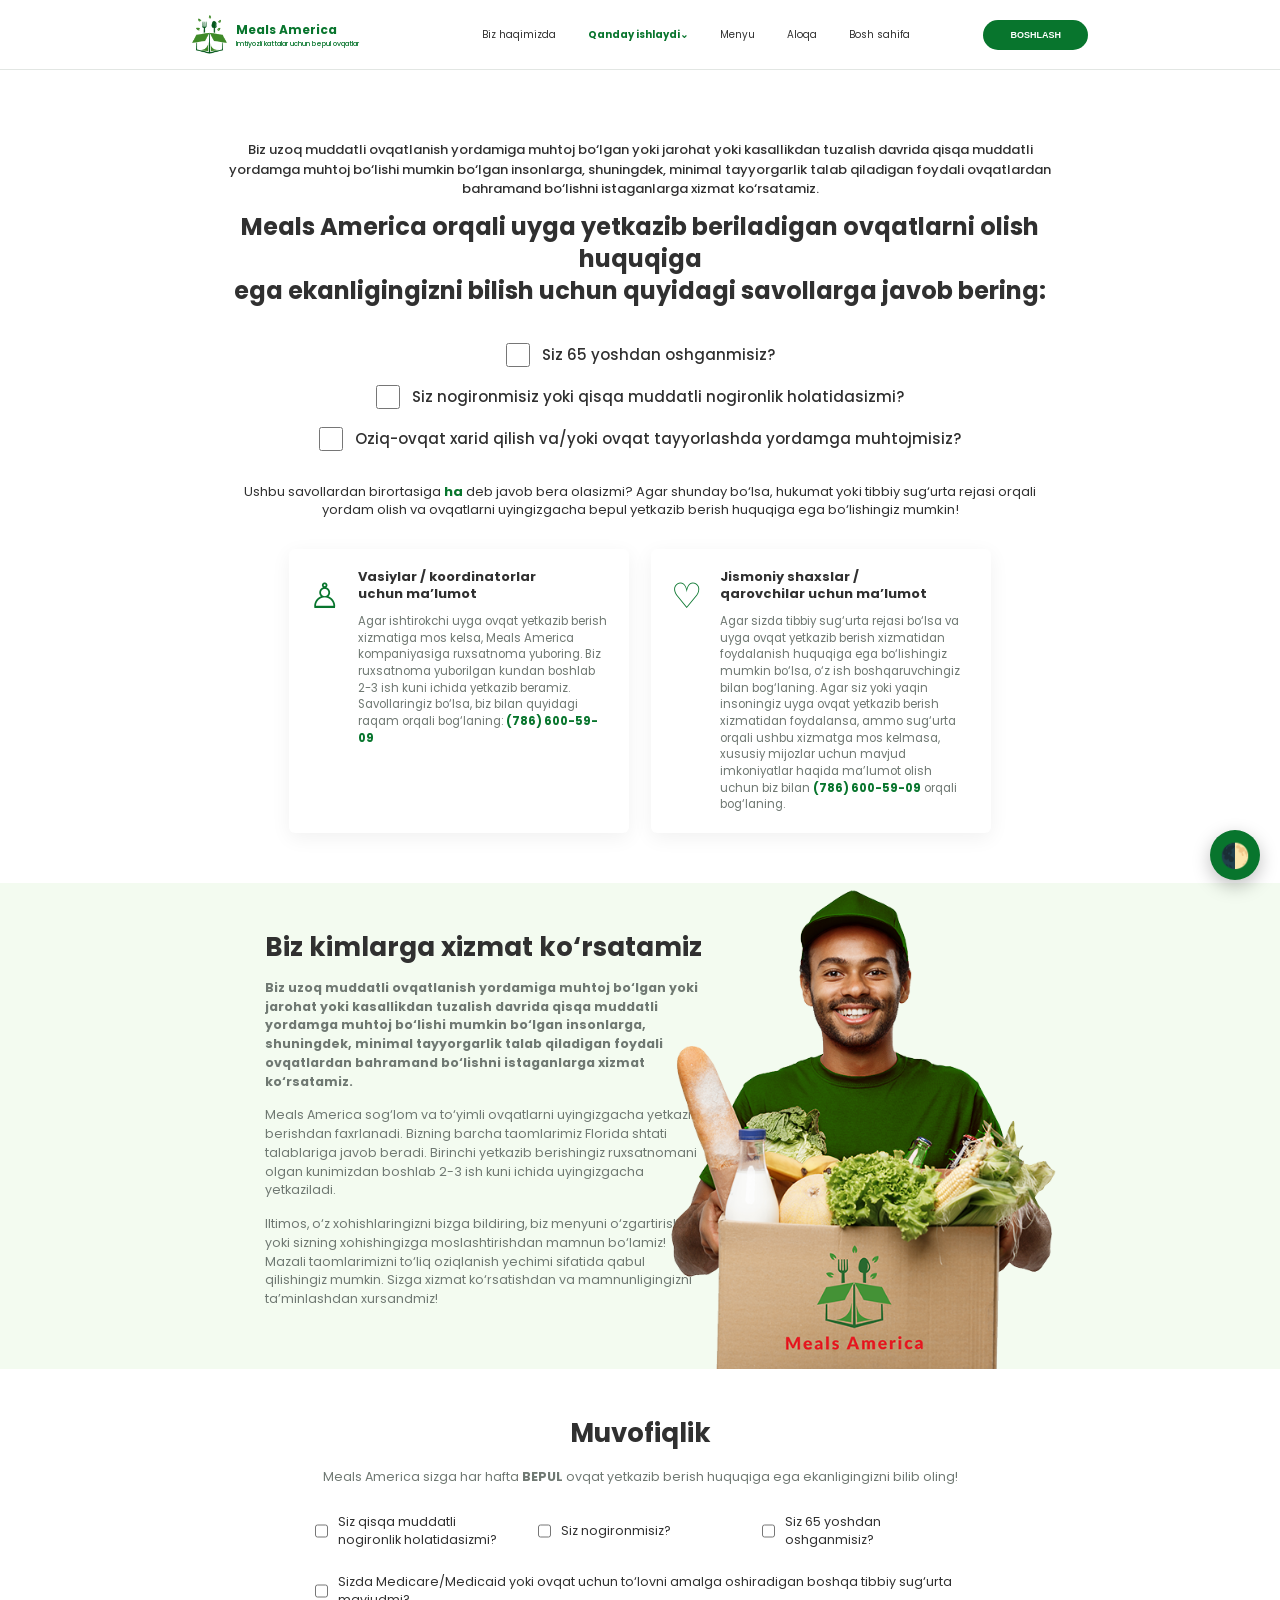
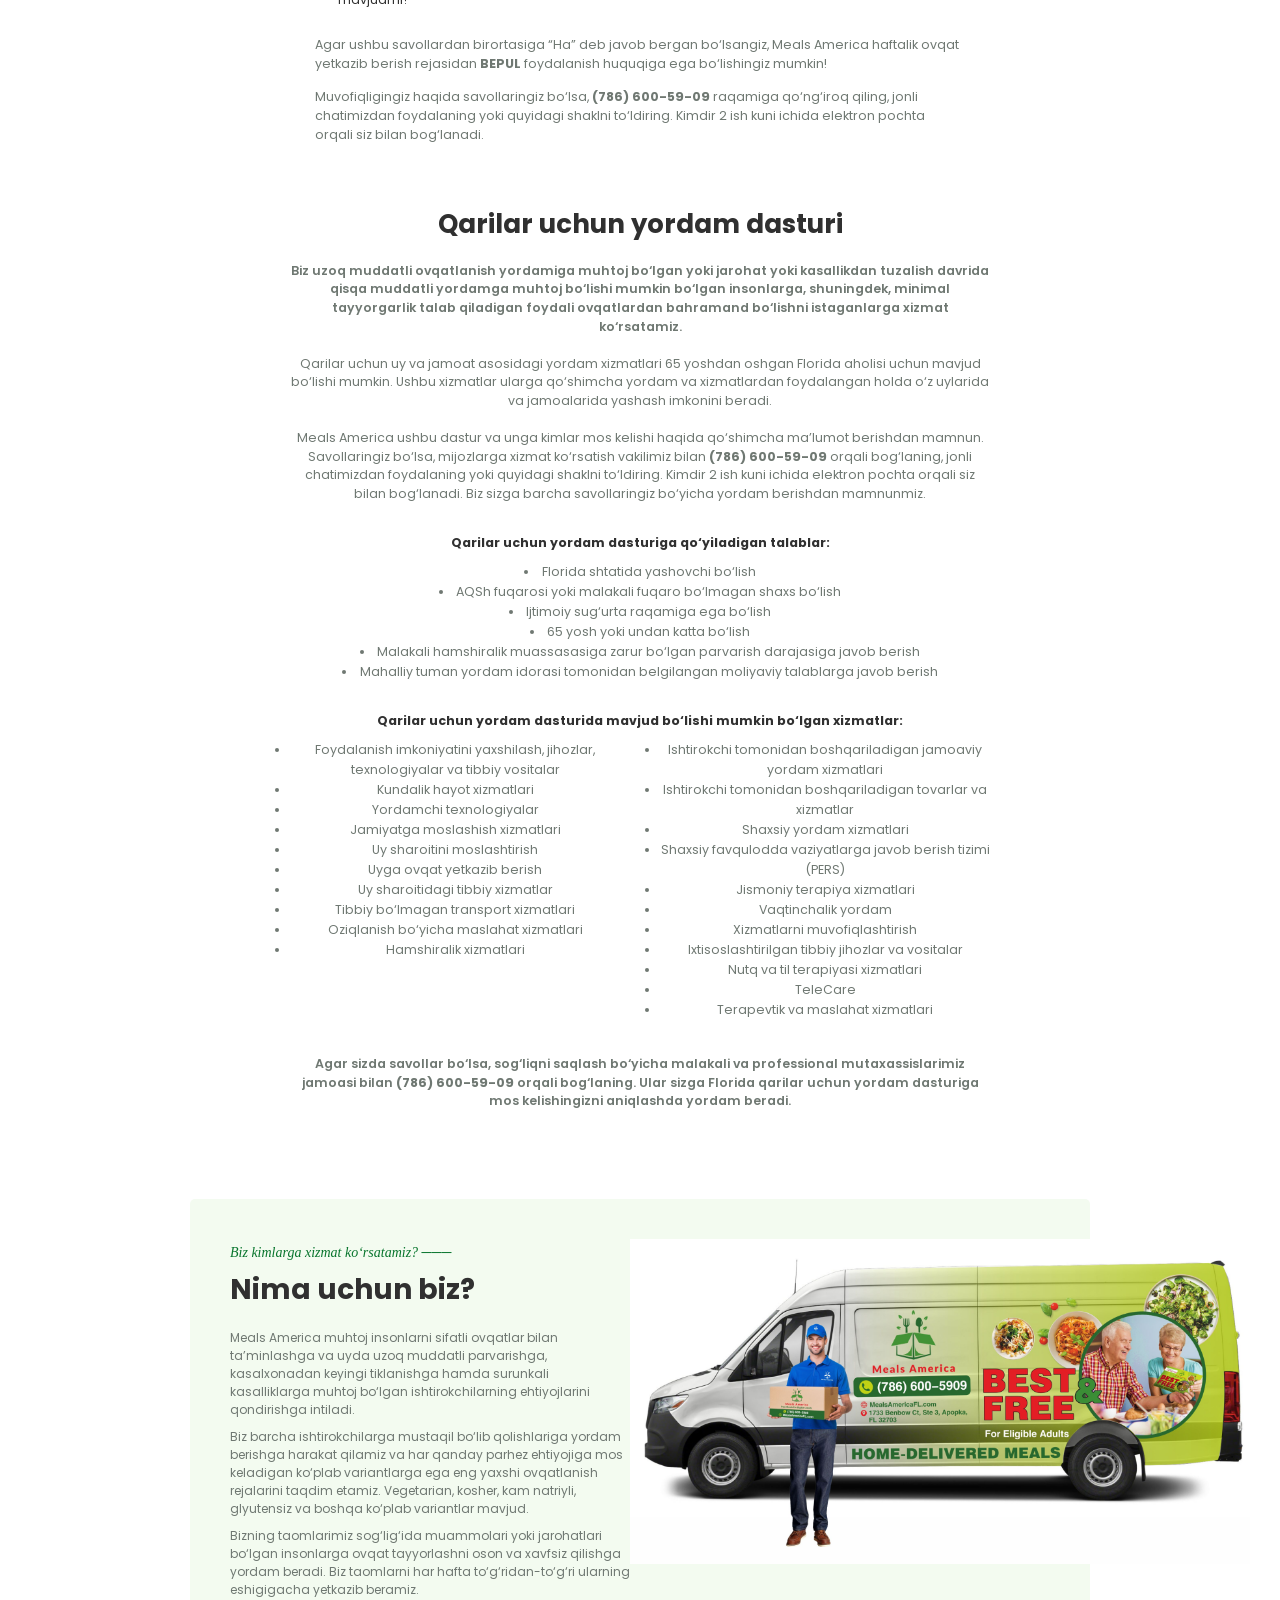
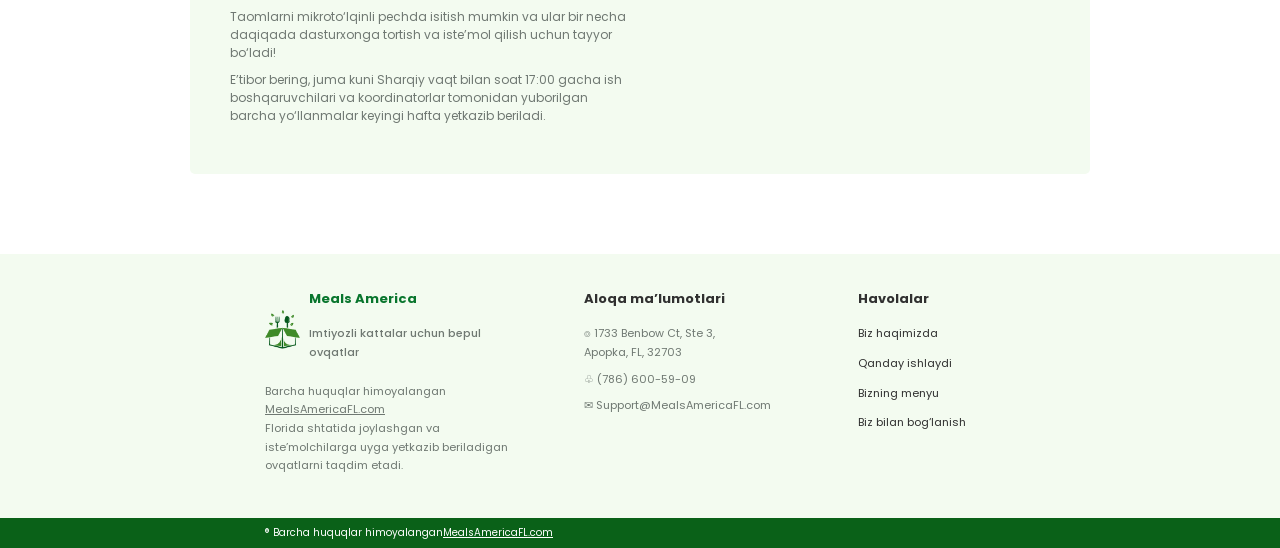
<file: index3.html>
<!DOCTYPE html>
<html lang="uz">

<head>
    <meta charset="UTF-8">
    <meta name="viewport" content="width=device-width, initial-scale=1.0">

    <title>Meals America</title>

    <link rel="stylesheet" href="style3.css">

    <link rel="preconnect" href="https://fonts.googleapis.com">
    <link rel="preconnect" href="https://fonts.gstatic.com" crossorigin>

    <link href="https://fonts.googleapis.com/css2?family=Poppins:wght@400;500;600;700&display=swap" rel="stylesheet">
    <link rel="stylesheet" href="theme.css">
</head>

<body>

    <input type="checkbox" id="theme" class="theme-checkbox" aria-label="Yorug / Qorong‘i rejim">
    <label for="theme" class="theme-toggle" title="Yorug / Qorong‘i rejim"></label>

    <header>

        <a href="index.html" class="logo-link">
            <div class="logo">
                <img src="logo.png" alt="Meals America">

                <div>
                    <h3>Meals America</h3>
                    <p>Imtiyozli kattalar uchun bepul ovqatlar</p>
                </div>
            </div>
        </a>

        <nav>
            <a href="index2.html">Biz haqimizda</a>
            <a class="active" href="index3.html">Qanday ishlaydi⌄</a>
            <a href="index4.html">Menyu</a>
            <a href="index5.html">Aloqa</a>
            <a href="index.html">bosh sahifa</a>


        </nav>

        <form class="header-form" action="index5.html"><button>BOSHLASH</button></form>

    </header>



    <section class="questions">

        <p class="top-text">
            Biz uzoq muddatli ovqatlanish yordamiga muhtoj bo‘lgan yoki jarohat yoki kasallikdan
            tuzalish davrida qisqa muddatli yordamga muhtoj bo‘lishi mumkin bo‘lgan insonlarga,
            shuningdek, minimal tayyorgarlik talab qiladigan foydali ovqatlardan bahramand bo‘lishni
            istaganlarga xizmat ko‘rsatamiz.
        </p>

        <h1>
            Meals America orqali uyga yetkazib beriladigan ovqatlarni olish huquqiga<br>
            ega ekanligingizni bilish uchun quyidagi savollarga javob bering:
        </h1>

        <div class="checks">

            <div>
                <input type="checkbox" name="" id="">
                Siz 65 yoshdan oshganmisiz?
            </div>

            <div>
                <input type="checkbox" name="" id="">
                Siz nogironmisiz yoki qisqa muddatli nogironlik holatidasizmi?
            </div>

            <div>
                <input type="checkbox" name="" id="">
                Oziq-ovqat xarid qilish va/yoki ovqat tayyorlashda yordamga muhtojmisiz?
            </div>

        </div>

        <p class="question-info">
            Ushbu savollardan birortasiga <b>ha</b> deb javob bera olasizmi? Agar shunday bo‘lsa,
            hukumat yoki tibbiy sug‘urta rejasi orqali<br>
            yordam olish va ovqatlarni uyingizgacha bepul yetkazib berish huquqiga ega bo‘lishingiz mumkin!
        </p>


        <div class="info-cards">

            <div class="info-card">

                <div class="card-icon">♙</div>

                <div>
                    <h3>Vasiylar / koordinatorlar<br>uchun ma’lumot</h3>

                    <p>
                        Agar ishtirokchi uyga ovqat yetkazib berish xizmatiga mos kelsa,
                        Meals America kompaniyasiga ruxsatnoma yuboring. Biz ruxsatnoma
                        yuborilgan kundan boshlab 2-3 ish kuni ichida yetkazib beramiz.
                        Savollaringiz bo‘lsa, biz bilan quyidagi raqam orqali bog‘laning:
                        <b>(786) 600-59-09</b>
                    </p>
                </div>

            </div>


            <div class="info-card">

                <div class="card-icon">♡</div>

                <div>
                    <h3>Jismoniy shaxslar /<br>qarovchilar uchun ma’lumot</h3>

                    <p>
                        Agar sizda tibbiy sug‘urta rejasi bo‘lsa va uyga ovqat yetkazib
                        berish xizmatidan foydalanish huquqiga ega bo‘lishingiz mumkin
                        bo‘lsa, o‘z ish boshqaruvchingiz bilan bog‘laning. Agar siz yoki
                        yaqin insoningiz uyga ovqat yetkazib berish xizmatidan foydalansa,
                        ammo sug‘urta orqali ushbu xizmatga mos kelmasa, xususiy mijozlar
                        uchun mavjud imkoniyatlar haqida ma’lumot olish uchun biz bilan
                        <b>(786) 600-59-09</b> orqali bog‘laning.
                    </p>
                </div>

            </div>

        </div>

    </section>




    <section class="serve">

        <div class="serve-text">

            <h2>Biz kimlarga xizmat ko‘rsatamiz</h2>

            <p>
                <b>
                    Biz uzoq muddatli ovqatlanish yordamiga muhtoj bo‘lgan yoki jarohat yoki
                    kasallikdan tuzalish davrida qisqa muddatli yordamga muhtoj bo‘lishi mumkin
                    bo‘lgan insonlarga, shuningdek, minimal tayyorgarlik talab qiladigan foydali
                    ovqatlardan bahramand bo‘lishni istaganlarga xizmat ko‘rsatamiz.
                </b>
            </p>

            <p>
                Meals America sog‘lom va to‘yimli ovqatlarni uyingizgacha yetkazib berishdan
                faxrlanadi. Bizning barcha taomlarimiz Florida shtati talablariga javob beradi.
                Birinchi yetkazib berishingiz ruxsatnomani olgan kunimizdan boshlab 2-3 ish kuni
                ichida uyingizgacha yetkaziladi.
            </p>

            <p>
                Iltimos, o‘z xohishlaringizni bizga bildiring, biz menyuni o‘zgartirish yoki
                sizning xohishingizga moslashtirishdan mamnun bo‘lamiz! Mazali taomlarimizni
                to‘liq oziqlanish yechimi sifatida qabul qilishingiz mumkin. Sizga xizmat
                ko‘rsatishdan va mamnunligingizni ta’minlashdan xursandmiz!
            </p>

        </div>

        <img class="delivery-man" src="./Shopper_1 1.png" alt="Meals America yetkazib berish xizmati">

    </section>




    <section class="eligibility">

        <h2>Muvofiqlik</h2>

        <p class="subtitle">
            Meals America sizga har hafta <b>BEPUL</b> ovqat yetkazib berish huquqiga
            ega ekanligingizni bilib oling!
        </p>

        <div class="eligibility-checks">

            <div>
                <input type="checkbox" name="" id="">
                Siz qisqa muddatli nogironlik holatidasizmi?
            </div>

            <div>
                <input type="checkbox" name="" id="">
                Siz nogironmisiz?
            </div>

            <div>
                <input type="checkbox" name="" id="">
                Siz 65 yoshdan oshganmisiz?
            </div>

            <div>
                <input type="checkbox" name="" id="">
                Sizda Medicare/Medicaid yoki ovqat uchun to‘lovni amalga oshiradigan
                boshqa tibbiy sug‘urta mavjudmi?
            </div>

        </div>

        <p>
            Agar ushbu savollardan birortasiga “Ha” deb javob bergan bo‘lsangiz,
            Meals America haftalik ovqat yetkazib berish rejasidan
            <b>BEPUL</b> foydalanish huquqiga ega bo‘lishingiz mumkin!
        </p>

        <p>
            Muvofiqligingiz haqida savollaringiz bo‘lsa,
            <b>(786) 600-59-09</b> raqamiga qo‘ng‘iroq qiling,
            jonli chatimizdan foydalaning yoki quyidagi shaklni to‘ldiring.
            Kimdir 2 ish kuni ichida elektron pochta orqali siz bilan bog‘lanadi.
        </p>

    </section>




    <section class="aging">

        <h2>Qarilar uchun yordam dasturi</h2>

        <p class="bold">
            Biz uzoq muddatli ovqatlanish yordamiga muhtoj bo‘lgan yoki jarohat yoki
            kasallikdan tuzalish davrida qisqa muddatli yordamga muhtoj bo‘lishi mumkin
            bo‘lgan insonlarga, shuningdek, minimal tayyorgarlik talab qiladigan foydali
            ovqatlardan bahramand bo‘lishni istaganlarga xizmat ko‘rsatamiz.
        </p>

        <p>
            Qarilar uchun uy va jamoat asosidagi yordam xizmatlari 65 yoshdan oshgan
            Florida aholisi uchun mavjud bo‘lishi mumkin. Ushbu xizmatlar ularga
            qo‘shimcha yordam va xizmatlardan foydalangan holda o‘z uylarida va
            jamoalarida yashash imkonini beradi.
        </p>

        <p>
            Meals America ushbu dastur va unga kimlar mos kelishi haqida qo‘shimcha
            ma’lumot berishdan mamnun. Savollaringiz bo‘lsa, mijozlarga xizmat
            ko‘rsatish vakilimiz bilan <b>(786) 600-59-09</b> orqali bog‘laning,
            jonli chatimizdan foydalaning yoki quyidagi shaklni to‘ldiring.
            Kimdir 2 ish kuni ichida elektron pochta orqali siz bilan bog‘lanadi.
            Biz sizga barcha savollaringiz bo‘yicha yordam berishdan mamnunmiz.
        </p>


        <h4>Qarilar uchun yordam dasturiga qo‘yiladigan talablar:</h4>

        <ul class="requirements">
            <li>Florida shtatida yashovchi bo‘lish</li>
            <li>AQSh fuqarosi yoki malakali fuqaro bo‘lmagan shaxs bo‘lish</li>
            <li>Ijtimoiy sug‘urta raqamiga ega bo‘lish</li>
            <li>65 yosh yoki undan katta bo‘lish</li>
            <li>Malakali hamshiralik muassasasiga zarur bo‘lgan parvarish darajasiga javob berish</li>
            <li>Mahalliy tuman yordam idorasi tomonidan belgilangan moliyaviy talablarga javob berish</li>
        </ul>


        <h4>Qarilar uchun yordam dasturida mavjud bo‘lishi mumkin bo‘lgan xizmatlar:</h4>

        <div class="services">

            <ul>
                <li>Foydalanish imkoniyatini yaxshilash, jihozlar, texnologiyalar va tibbiy vositalar</li>
                <li>Kundalik hayot xizmatlari</li>
                <li>Yordamchi texnologiyalar</li>
                <li>Jamiyatga moslashish xizmatlari</li>
                <li>Uy sharoitini moslashtirish</li>
                <li>Uyga ovqat yetkazib berish</li>
                <li>Uy sharoitidagi tibbiy xizmatlar</li>
                <li>Tibbiy bo‘lmagan transport xizmatlari</li>
                <li>Oziqlanish bo‘yicha maslahat xizmatlari</li>
                <li>Hamshiralik xizmatlari</li>
            </ul>

            <ul>
                <li>Ishtirokchi tomonidan boshqariladigan jamoaviy yordam xizmatlari</li>
                <li>Ishtirokchi tomonidan boshqariladigan tovarlar va xizmatlar</li>
                <li>Shaxsiy yordam xizmatlari</li>
                <li>Shaxsiy favqulodda vaziyatlarga javob berish tizimi (PERS)</li>
                <li>Jismoniy terapiya xizmatlari</li>
                <li>Vaqtinchalik yordam</li>
                <li>Xizmatlarni muvofiqlashtirish</li>
                <li>Ixtisoslashtirilgan tibbiy jihozlar va vositalar</li>
                <li>Nutq va til terapiyasi xizmatlari</li>
                <li>TeleCare</li>
                <li>Terapevtik va maslahat xizmatlari</li>
            </ul>

        </div>


        <p class="final-question">
            Agar sizda savollar bo‘lsa, sog‘liqni saqlash bo‘yicha malakali va professional
            mutaxassislarimiz jamoasi bilan <b>(786) 600-59-09</b> orqali bog‘laning.
            Ular sizga Florida qarilar uchun yordam dasturiga mos kelishingizni aniqlashda yordam beradi.
        </p>

    </section>




    <section class="why">

        <div class="why-text">

            <i>Biz kimlarga xizmat ko‘rsatamiz? ───</i>

            <h2>Nima uchun biz?</h2>

            <p>
                Meals America muhtoj insonlarni sifatli ovqatlar bilan ta’minlashga va
                uyda uzoq muddatli parvarishga, kasalxonadan keyingi tiklanishga hamda
                surunkali kasalliklarga muhtoj bo‘lgan ishtirokchilarning ehtiyojlarini
                qondirishga intiladi.
            </p>

            <p>
                Biz barcha ishtirokchilarga mustaqil bo‘lib qolishlariga yordam berishga
                harakat qilamiz va har qanday parhez ehtiyojiga mos keladigan ko‘plab
                variantlarga ega eng yaxshi ovqatlanish rejalarini taqdim etamiz.
                Vegetarian, kosher, kam natriyli, glyutensiz va boshqa ko‘plab variantlar mavjud.
            </p>

            <p>
                Bizning taomlarimiz sog‘lig‘ida muammolari yoki jarohatlari bo‘lgan
                insonlarga ovqat tayyorlashni oson va xavfsiz qilishga yordam beradi.
                Biz taomlarni har hafta to‘g‘ridan-to‘g‘ri ularning eshigigacha yetkazib beramiz.
            </p>

            <p>
                Taomlarni mikroto‘lqinli pechda isitish mumkin va ular bir necha daqiqada
                dasturxonga tortish va iste’mol qilish uchun tayyor bo‘ladi!
            </p>

            <p>
                E’tibor bering, juma kuni Sharqiy vaqt bilan soat 17:00 gacha ish boshqaruvchilari
                va koordinatorlar tomonidan yuborilgan barcha yo‘llanmalar keyingi hafta yetkazib beriladi.
            </p>

        </div>

        <img src="7ca44902-4b22-45b8-8fc2-f186cd195cdc (1) 1.png" class="van" alt="Meals America avtomobili">

    </section>



    <footer>

        <div class="footer-content">

            <div class="footer-logo">

                <div class="logo">

                    <img src="logo.png" alt="Meals America">

                    <div>
                        <h3>Meals America</h3>
                        <p>Imtiyozli kattalar uchun bepul ovqatlar</p>
                    </div>

                </div>

                <p>
                    Barcha huquqlar himoyalangan
                    <u>MealsAmericaFL.com</u><br>
                    Florida shtatida joylashgan va<br>
                    iste’molchilarga uyga yetkazib beriladigan<br>
                    ovqatlarni taqdim etadi.
                </p>

            </div>


            <div>

                <h3>Aloqa ma’lumotlari</h3>

                <p>⌾ 1733 Benbow Ct, Ste 3,<br>
                    Apopka, FL, 32703
                </p>

                <p>♧ (786) 600-59-09</p>

                <p>✉ Support@MealsAmericaFL.com</p>

            </div>


            <div>

                <h3>Havolalar</h3>

                <a href="index2.html">Biz haqimizda</a>
                <a href="index3.html">Qanday ishlaydi</a>
                <a href="index4.html">Bizning menyu</a>
                <a href="index5.html">Biz bilan bog‘lanish</a>

            </div>

        </div>


        <div class="bottom">

            ® Barcha huquqlar himoyalangan
            <u>MealsAmericaFL.com</u>

        </div>

    </footer>

</body>

</html>
</file>
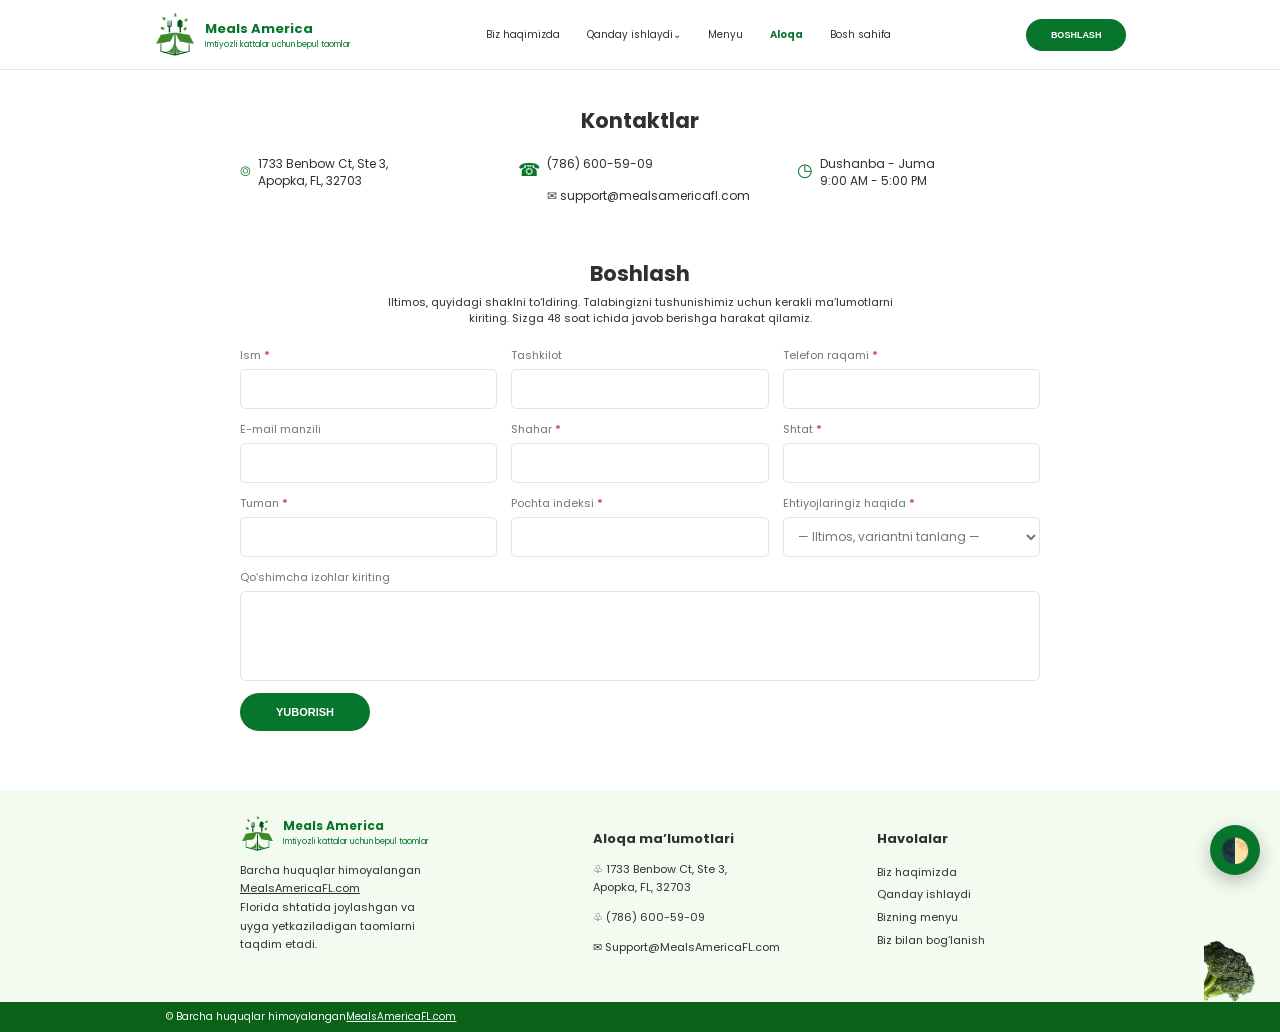
<file: index5.html>
<!DOCTYPE html>
<html lang="uz">

<head>
    <meta charset="UTF-8">
    <meta name="viewport" content="width=device-width, initial-scale=1.0">
    <title>Meals America</title>
    <link rel="stylesheet" href="style5.css">

    <link rel="preconnect" href="https://fonts.googleapis.com">
    <link href="https://fonts.googleapis.com/css2?family=Poppins:wght@400;500;600;700&display=swap" rel="stylesheet">
    <link rel="stylesheet" href="theme.css">
</head>

<body>

    <input type="checkbox" id="theme" class="theme-checkbox" aria-label="Yorug / Qorong‘i rejim">
    <label for="theme" class="theme-toggle" title="Yorug / Qorong‘i rejim"></label>

    <header>

        <a href="index.html" class="logo-link">
            <div class="logo">
                <img src="logo.png" alt="Meals America">

                <div>
                    <h3>Meals America</h3>
                    <p>Imtiyozli kattalar uchun bepul taomlar</p>
                </div>
            </div>
        </a>

        <nav>
            <a href="index2.html">Biz haqimizda</a>
            <a href="index3.html">Qanday ishlaydi⌄</a>
            <a href="index4.html">Menyu</a>
            <a class="active" href="index5.html">Aloqa</a>
            <a href="index.html">bosh sahifa</a>
        </nav>

        <form class="header-form" action="index5.html"><button>BOSHLASH</button></form>

    </header>


    <main>

        <!-- CONTACTS -->

        <section class="contacts">

            <h1>Kontaktlar</h1>

            <div class="contact-info">

                <div>
                    <span>⌾</span>
                    <p>
                        1733 Benbow Ct, Ste 3,<br>
                        Apopka, FL, 32703
                    </p>
                </div>

                <div>
                    <span>☎</span>
                    <p>(786) 600-59-09</p>

                    <p>✉ support@mealsamericafl.com</p>
                </div>

                <div>
                    <span>◷</span>
                    <p>
                        Dushanba - Juma<br>
                        9:00 AM - 5:00 PM
                    </p>
                </div>

            </div>

        </section>


        <!-- GET STARTED -->

        <section class="get-started-section">

            <h1>Boshlash</h1>

            <p class="description">
                Iltimos, quyidagi shaklni to‘ldiring. Talabingizni tushunishimiz uchun
                kerakli ma’lumotlarni kiriting. Sizga 48 soat ichida javob berishga
                harakat qilamiz.
            </p>


            <form>

                <div class="row">

                    <div class="input-box">
                        <label for="f-name">Ism <b>*</b></label>
                        <input type="text" id="f-name" name="name" required>
                    </div>

                    <div class="input-box">
                        <label for="f-org">Tashkilot</label>
                        <input type="text" id="f-org" name="organization">
                    </div>

                    <div class="input-box">
                        <label for="f-phone">Telefon raqami <b>*</b></label>
                        <input type="tel" id="f-phone" name="phone" required>
                    </div>

                </div>


                <div class="row">

                    <div class="input-box">
                        <label for="f-email">E-mail manzili</label>
                        <input type="email" id="f-email" name="email">
                    </div>

                    <div class="input-box">
                        <label for="f-city">Shahar <b>*</b></label>
                        <input type="text" id="f-city" name="city" required>
                    </div>

                    <div class="input-box">
                        <label for="f-state">Shtat <b>*</b></label>
                        <input type="text" id="f-state" name="state" required>
                    </div>

                </div>


                <div class="row">

                    <div class="input-box">
                        <label for="f-county">Tuman <b>*</b></label>
                        <input type="text" id="f-county" name="county" required>
                    </div>

                    <div class="input-box">
                        <label for="f-zip">Pochta indeksi <b>*</b></label>
                        <input type="text" id="f-zip" name="zip" required>
                    </div>

                    <div class="input-box">
                        <label for="f-need">Ehtiyojlaringiz haqida <b>*</b></label>

                        <select id="f-need" name="need" required>
                            <option value="">— Iltimos, variantni tanlang —</option>
                            <option>Uyga taom yetkazib berish</option>
                            <option>Ma'lumot olish</option>
                            <option>Boshqa</option>
                        </select>

                    </div>

                </div>


                <div class="comments">

                    <label for="f-comment">Qo‘shimcha izohlar kiriting</label>

                    <textarea id="f-comment" name="comment"></textarea>

                </div>


                <button class="submit">
                    YUBORISH
                </button>

            </form>

        </section>

    </main>


    <!-- FOOTER -->

    <footer>

        <div class="footer-content">

            <div class="footer-about">

                <div class="logo">

                    <img src="logo.png" alt="Meals America">

                    <div>
                        <h3>Meals America</h3>
                        <p>Imtiyozli kattalar uchun bepul taomlar</p>
                    </div>

                </div>

                <p>
                    Barcha huquqlar himoyalangan
                    <u>MealsAmericaFL.com</u><br>
                    Florida shtatida joylashgan va<br>
                    uyga yetkaziladigan taomlarni<br>
                    taqdim etadi.
                </p>

            </div>


            <div class="footer-contact">

                <h3>Aloqa ma’lumotlari</h3>

                <p>
                    ♧ 1733 Benbow Ct, Ste 3,<br>
                    Apopka, FL, 32703
                </p>

                <p>♧ (786) 600-59-09</p>

                <p>✉ Support@MealsAmericaFL.com</p>

            </div>


            <div class="links">

                <h3>Havolalar</h3>

                <a href="index2.html">Biz haqimizda</a>
                <a href="index3.html">Qanday ishlaydi</a>
                <a href="index4.html">Bizning menyu</a>
                <a href="index5.html">Biz bilan bog‘lanish</a>

            </div>

        </div>


        <!-- БРОККОЛИ СПРАВА -->
        <img class="broccoli-right" src="unsplash_yCuVsIknzhY.png" alt="broccoli">


        <div class="bottom">
            © Barcha huquqlar himoyalangan
            <u>MealsAmericaFL.com</u>
        </div>

    </footer>

</body>

</html>
</file>
<file: style3.css>
* {
    margin: 0;
    padding: 0;
    box-sizing: border-box;
}

body {
    font-family: "Poppins", sans-serif;
    color: var(--text);
    background: var(--bg);
}

header {
    height: 70px;
    border-bottom: 1px solid var(--border);

    display: flex;
    align-items: center;
    justify-content: space-between;

    padding: 0 15%;
}

.logo {
    display: flex;
    align-items: center;
    gap: 9px;
}

.logo img {
    width: 35px;
    height: 40px;
    object-fit: contain;
}

.logo h3 {
    color: var(--green);
    font-size: 12px;
    font-weight: 700;
}

.logo p {
    color: var(--green);
    font-size: 7px;
    font-weight: 500;
}

nav {
    display: flex;
    gap: 32px;
    margin-left: 50px;
}

nav a {
    text-decoration: none;
    color: var(--text);
    font-size: 10px;
}

header button {
    border: none;
    background: var(--btn);
    color: white;

    padding: 10px 27px;

    border-radius: 25px;

    font-size: 9px;
    font-weight: 700;
}


/* QUESTIONS */

.questions {
    width: 850px;
    margin: auto;
    padding-top: 70px;
    padding-bottom: 50px;
    text-align: center;
}

.top-text {
    font-size: 10px;
    line-height: 1.5;
    font-weight: 500;
    margin-bottom: 12px;
}

.questions h1 {
    font-size: 21px;
    line-height: 1.35;
    margin-bottom: 35px;
}

.checks {
    display: flex;
    flex-direction: column;
    align-items: center;
    gap: 17px;

    font-size: 10px;
    font-weight: 500;
}

.checks div {
    display: flex;
    align-items: center;
    gap: 10px;
}

.checks span,
.eligibility-checks span {
    width: 18px;
    height: 18px;

    display: flex;
    align-items: center;
    justify-content: center;

    background: var(--btn);
    color: white;

    border-radius: 5px;

    font-size: 12px;
    font-weight: bold;
}

.question-info {
    margin-top: 32px;
    font-size: 10px;
    line-height: 1.4;
}

.question-info b {
    color: var(--green);
}

.info-cards {
    display: flex;
    gap: 22px;

    justify-content: center;

    margin-top: 30px;
}

.info-card {
    width: 295px;
    min-height: 160px;

    background: var(--card);

    box-shadow: 0 5px 20px rgba(0, 0, 0, 0.06);

    border-radius: 6px;

    padding: 20px;

    display: flex;
    gap: 18px;

    text-align: left;
}

.card-icon {
    color: var(--green);
    font-size: 35px;
}

.info-card h3 {
    font-size: 10px;
    line-height: 1.3;
    margin-bottom: 10px;
}

.info-card p {
    color: var(--muted);
    font-size: 9px;
    line-height: 1.45;
}

.info-card b {
    color: var(--green);
}


/* WHO WE SERVE */

.serve {
    background: var(--soft);

    min-height: 300px;

    display: flex;
    align-items: center;

    padding: 45px calc((100% - 750px) / 2);

    position: relative;
}

.serve-text {
    width: 470px;
}

.serve h2 {
    font-size: 22px;
    margin-bottom: 12px;
}

.serve p {
    font-size: 10px;
    line-height: 1.5;
    color: var(--muted);
    margin-bottom: 15px;
}

.delivery-man {
    position: absolute;

    width: 280px;

    right: calc((100% - 850px) / 2);
    bottom: 0;
}


/* ELIGIBILITY */

.eligibility {
    width: 650px;
    margin: auto;

    padding: 45px 0;

    text-align: left;
}

.eligibility h2 {
    text-align: center;
    font-size: 22px;
    margin-bottom: 15px;
}

.subtitle {
    text-align: center;

    font-size: 10px;
    color: var(--muted);

    margin-bottom: 25px;
}

.eligibility-checks {
    display: grid;

    grid-template-columns: repeat(3, 1fr);

    gap: 20px;

    font-size: 10px;
    margin-bottom: 25px;
}

.eligibility-checks div {
    display: flex;
    align-items: center;
    gap: 10px;
}

.eligibility-checks div:last-child {
    grid-column: 1 / 4;
}

.eligibility > p:not(.subtitle) {
    color: var(--muted);
    font-size: 10px;
    line-height: 1.5;
    margin-top: 15px;
}


/* AGING */

.aging {
    width: 700px;

    margin: auto;

    text-align: center;

    padding: 15px 0 50px;
}

.aging h2 {
    font-size: 22px;
    margin-bottom: 18px;
}

.aging p {
    color: var(--muted);
    font-size: 10px;
    line-height: 1.5;
    margin-bottom: 18px;
}

.aging .bold {
    font-weight: 600;
}

.aging h4 {
    font-size: 10px;
    margin: 30px 0 10px;
}

.requirements {
    list-style-position: inside;

    color: var(--muted);

    font-size: 10px;

    line-height: 1.6;
}

.services {
    display: grid;

    grid-template-columns: 1fr 1fr;

    gap: 40px;

    text-align: center;
}

.services ul {
    color: var(--muted);

    font-size: 10px;

    line-height: 1.6;
}

.final-question {
    margin-top: 35px;
    font-weight: 600;
}


/* WHY */

.why {
    width: 750px;

    margin: 20px auto 80px;

    background: var(--soft);

    border-radius: 5px;

    min-height: 300px;

    padding: 40px;

    position: relative;

    display: flex;
}

.why-text {
    width: 350px;
}

.why-text i {
    color: var(--green);

    font-family: Georgia, serif;

    font-size: 14px;
}

.why h2 {
    font-size: 25px;
    margin: 5px 0 18px;
}

.why p {
    color: var(--muted);

    font-size: 9px;

    line-height: 1.5;

    margin-bottom: 9px;
}

.van {
    position: absolute;

    width: 500px;

    right: -80px;
    top: 55px;
}


/* FOOTER */

footer {
    background: var(--soft);
}

.footer-content {
    width: 750px;

    margin: auto;

    padding: 35px 0;

    display: grid;

    grid-template-columns: 1.2fr 1fr 0.7fr;

    gap: 50px;
}

.footer-content h3 {
    font-size: 12px;

    margin-bottom: 15px;
}

.footer-content p {
    color: var(--muted);

    font-size: 9px;

    line-height: 1.6;

    margin-bottom: 8px;
}

.footer-content a {
    display: block;

    text-decoration: none;

    color: var(--text);

    font-size: 9px;

    margin-bottom: 11px;
}

.footer-logo .logo {
    margin-bottom: 12px;
}

.bottom {
    height: 38px;

    background: var(--bar);

    color: white;

    display: flex;
    align-items: center;

    padding-left: calc((100% - 750px) / 2);

    font-size: 9px;
}


/* TELEPHONE */

@media (max-width: 800px) {

    header {
        padding: 15px 5%;
    }

    nav {
        gap: 12px;
        margin-left: 0;
    }

    .questions,
    .eligibility,
    .aging,
    .why,
    .footer-content {
        width: 90%;
    }

    .serve {
        padding: 40px 5%;
    }

    .delivery-man {
        right: 0;
        width: 230px;
    }

    .why {
        overflow: hidden;
    }

    .van {
        width: 400px;
        right: -100px;
    }
}


@media (max-width: 600px) {

    header {
        height: auto;
        flex-wrap: wrap;
        gap: 15px;
    }

    nav {
        width: 100%;
        justify-content: center;
        order: 3;
    }

    header button {
        display: none;
    }

    .questions {
        padding-top: 45px;
    }

    .questions h1 {
        font-size: 18px;
    }

    .info-cards {
        flex-direction: column;
        align-items: center;
    }

    .info-card {
        width: 100%;
    }

    .serve {
        display: block;
        min-height: 500px;
    }

    .serve-text {
        width: 100%;
    }

    .delivery-man {
        width: 260px;
        right: 50%;
        transform: translateX(50%);
    }

    .eligibility-checks {
        grid-template-columns: 1fr;
    }

    .eligibility-checks div:last-child {
        grid-column: auto;
    }

    .services {
        grid-template-columns: 1fr;
    }

    .why {
        width: 90%;
        min-height: 500px;
    }

    .why-text {
        width: 100%;
    }

    .van {
        width: 450px;
        top: 300px;
        right: -130px;
    }

    .footer-content {
        grid-template-columns: 1fr;
        gap: 25px;
    }

    .bottom {
        padding-left: 5%;
    }
}
</file>
<file: theme.css>
/* ============ ЦВЕТА (светлая / тёмная тема) ============ */
:root {
  --bg: #ffffff;
  --card: #ffffff;
  --soft: #f3fbf0;
  --text: #303030;
  --muted: #6f7872;
  --border: #e2e6e3;
  --green: #08752d;
  --btn: #08752d;
  --bar: #0a6118;
  color-scheme: light;
}

/* Галочка нажата -> меняем тему на противоположную */
:root:has(#theme:checked) {
  --bg: #121714;
  --card: #1b231e;
  --soft: #19221c;
  --text: #e8eeea;
  --muted: #a6b2aa;
  --border: #2e3a33;
  --green: #4fd17f;
  --btn: #0f8c3c;
  --bar: #0c3a16;
  color-scheme: dark;
}

/* Если у телефона/компьютера уже включена тёмная тема — по умолчанию тёмная */
@media (prefers-color-scheme: dark) {
  :root {
    --bg: #121714;
    --card: #1b231e;
    --soft: #19221c;
    --text: #e8eeea;
    --muted: #a6b2aa;
    --border: #2e3a33;
    --green: #4fd17f;
    --btn: #0f8c3c;
    --bar: #0c3a16;
    color-scheme: dark;
  }
  :root:has(#theme:checked) {
    --bg: #ffffff;
    --card: #ffffff;
    --soft: #f3fbf0;
    --text: #303030;
    --muted: #6f7872;
    --border: #e2e6e3;
    --green: #08752d;
    --btn: #08752d;
    --bar: #0a6118;
    color-scheme: light;
  }
}

/* ============ КНОПКА ПЕРЕКЛЮЧЕНИЯ ТЕМЫ (без JS) ============ */
.theme-checkbox {
  position: absolute;
  opacity: 0;
  pointer-events: none;
}
.theme-toggle {
  position: fixed;
  right: 20px;
  bottom: 20px;
  z-index: 9999;
  width: 50px;
  height: 50px;
  border-radius: 50%;
  background: var(--btn);
  display: grid;
  place-items: center;
  cursor: pointer;
  box-shadow: 0 6px 18px rgba(0, 0, 0, .25);
  transition: transform .25s ease;
}
.theme-toggle::before { content: "🌓"; font-size: 24px; }
.theme-toggle:hover { transform: scale(1.12) rotate(20deg); }
.theme-checkbox:focus-visible + .theme-toggle { outline: 3px solid var(--green); }

/* ============ ШАПКА: логотип-ссылка, кнопка, меню ============ */
.logo-link { text-decoration: none; color: inherit; }
.header-form { margin: 0; }
header button { cursor: pointer; }
nav a { transition: color .2s ease; }
nav a:hover { color: var(--green); }
nav a.active { color: var(--green); font-weight: 700; }

/* ============ ПОЛЯ ФОРМЫ ============ */
input, select, textarea { background: var(--card); color: var(--text); }
select { color: var(--muted); }

/* ============ ХОВЕР НА ИКОНКИ ============ */
.icon, .card-icon, .logo-icon, .logo img, .brand img,
.checks > div > span, .eligibility-checks > div > span,
.contact-info > div > span {
  transition: transform .25s ease, box-shadow .25s ease;
}
.icon:hover, .card-icon:hover, .logo-icon:hover, .logo img:hover, .brand img:hover,
.checks > div > span:hover, .eligibility-checks > div > span:hover,
.contact-info > div > span:hover {
  transform: translateY(-4px) scale(1.15) rotate(-6deg);
}

/* Карточки с иконками */
.audience-box, .features > div, .categories > span,
.heating-box, .info-card, .checks > span {
  transition: transform .25s ease, box-shadow .25s ease;
}
.audience-box:hover, .features > div:hover, .categories > span:hover,
.heating-box:hover, .info-card:hover, .checks > span:hover {
  transform: translateY(-4px);
  box-shadow: 0 10px 24px rgba(0, 0, 0, .15);
}

/* Ссылки в футере главной */
.footer-main p a:hover { text-decoration: underline; }


/* =====================================================================
   ИСПРАВЛЕНИЯ БАГОВ (этот файл подключён последним, поэтому перебивает всё)
   ===================================================================== */

/* --- Общее --- */
body { overflow-x: hidden; }                       /* нет горизонтального скролла от больших картинок */
nav a[href="index.html"]::first-letter { text-transform: uppercase; }   /* "bosh sahifa" -> "Bosh sahifa" */

/* Футер: слишком мелкий текст (7–9px) */
.footer-content h3 { font-size: 13px; }
.footer-content p,
.footer-content a { font-size: 11px; line-height: 1.7; }
.footer-about .logo h3 { font-size: 12px; }
.footer-about .logo p { font-size: 8px; }
.bottom { height: auto; min-height: 30px; font-size: 10px; }

/* --- index.html: пустой url("./") в .delivery-bg давал битый запрос --- */
.delivery-bg { background-image: linear-gradient(#101512cc, #101512cc) !important; }

/* --- index2.html: логотип в .logo-icon был без размера (на всю натуральную ширину) --- */
.logo-icon img { width: 45px; height: 40px; object-fit: contain; display: block; }

/* --- index3.html: чекбоксы-инпуты --- */
.checks input[type="checkbox"] {
  width: 24px;
  height: 24px;
  margin: 0;
  flex-shrink: 0;
  accent-color: var(--btn);
  cursor: pointer;
}
.questions .checks { font-size: 15px; gap: 18px; }
.questions .checks div { gap: 12px; }

/* index3: читаемые размеры текста */
.top-text { font-size: 13px; }
.questions h1 { font-size: 24px; }
.question-info { font-size: 13px; }
.info-card { width: 340px; }
.info-card h3 { font-size: 13px; }
.info-card p { font-size: 11.5px; }
.serve p { font-size: 12.5px; }
.serve h2, .eligibility h2, .aging h2 { font-size: 26px; }
.subtitle, .eligibility-checks, .eligibility > p:not(.subtitle),
.aging p, .aging h4, .requirements, .services ul { font-size: 12.5px; }

/* index3: БОЛЬШИЕ картинки */
.serve { min-height: 440px; }
.serve-text { width: 440px; }
.delivery-man { width: 400px; }

.why { width: 900px; min-height: 400px; }
.why-text { width: 400px; }
.why p { font-size: 12px; }
.why h2 { font-size: 28px; }
.van { width: 620px; right: -160px; top: 40px; }

/* --- index4.html (меню): картинки на всю ширину и без вылезания --- */
.qwwq img { width: min(1100px, 100%); max-width: 100%; height: auto; }
.heating h2 { font-size: 22px; }
.heating > p { font-size: 13px; }
.heating-box h3 { font-size: 13px; }
.heating-box p { font-size: 11.5px; }
.notice { font-size: 12px !important; }

/* --- index5.html (контакты и форма) --- */
.description { font-size: 11px; max-width: 520px; }
label { font-size: 11px; }
input, select { font-size: 12px; height: 40px; }
textarea { width: 100%; height: 90px; font-size: 12px; }
.submit { width: 130px; height: 38px; font-size: 11px; cursor: pointer; }
.contact-info p { font-size: 12px; }
.contact-info span { font-size: 18px; }
/* телефон и почта стояли рядом в строку — теперь друг под другом */
.contact-info > div:nth-child(2) { display: grid; grid-template-columns: auto 1fr; column-gap: 7px; }
.contact-info > div:nth-child(2) span { grid-row: 1 / 3; }

/* ============ ТЕЛЕФОН / ПЛАНШЕТ ============ */
@media (max-width: 800px) {
  .serve { min-height: 460px; }
  .delivery-man { width: 300px; }
  .info-card { width: 100%; }

  .why { overflow: hidden; }
  .van { width: 500px; right: -130px; }
}

@media (max-width: 600px) {
  .questions h1 { font-size: 19px; }
  .serve { min-height: 640px; }
  .serve-text { width: 100%; }
  .delivery-man { width: 340px; }

  .why { min-height: 720px; }
  .van { width: 560px; top: 320px; right: -150px; }

  .qwwq img { width: 100%; }
}
</file>
<file: style5.css>
* {
    box-sizing: border-box;
}

body {
    margin: 0;
    font-family: 'Poppins', sans-serif;
    color: var(--text);
    background: var(--bg);
}


/* HEADER */

header {
    height: 70px;
    padding: 0 12%;
    display: flex;
    align-items: center;
    justify-content: space-between;
    border-bottom: 1px solid var(--border);
    background: var(--bg);
}

.logo {
    display: flex;
    align-items: center;
    gap: 8px;
}

.logo img {
    width: 43px;
    height: 43px;
    object-fit: contain;
}

.logo h3 {
    margin: 0;
    color: var(--green);
    font-size: 13px;
}

.logo p {
    margin: 0;
    color: var(--green);
    font-size: 8px;
}

nav {
    display: flex;
    gap: 27px;
}

nav a {
    color: var(--text);
    text-decoration: none;
    font-size: 10px;
}

header button {
    border: 0;
    background: var(--btn);
    color: white;
    padding: 11px 25px;
    border-radius: 25px;
    font-size: 9px;
    font-weight: 700;
}


/* CONTACTS */

.contacts {
    max-width: 800px;
    margin: 35px auto 0;
    text-align: center;
}

.contacts h1 {
    font-size: 21px;
    margin-bottom: 20px;
}

.contact-info {
    display: grid;
    grid-template-columns: repeat(3, 1fr);
    gap: 35px;
    text-align: left;
}

.contact-info div {
    display: flex;
    align-items: flex-start;
    gap: 7px;
}

.contact-info span {
    color: var(--green);
    font-size: 14px;
}

.contact-info p {
    margin: 0 0 8px;
    font-size: 10px;
    line-height: 1.4;
}


/* GET STARTED */

.get-started-section {
    max-width: 800px;
    margin: 45px auto 60px;
}

.get-started-section h1 {
    text-align: center;
    font-size: 21px;
    margin-bottom: 5px;
}

.description {
    text-align: center;
    font-size: 8px;
    line-height: 1.5;
    max-width: 430px;
    margin: 0 auto 20px;
}


.row {
    display: grid;
    grid-template-columns: repeat(3, 1fr);
    gap: 14px;
    margin-bottom: 12px;
}

.input-box {
    display: flex;
    flex-direction: column;
}

label {
    font-size: 7px;
    margin-bottom: 5px;
    color: var(--muted);
}

label b {
    color: #d94b4b;
}

input,
select {
    height: 35px;
    border: 1px solid var(--border);
    border-radius: 5px;
    padding: 0 10px;
    font-family: 'Poppins', sans-serif;
    font-size: 9px;
    outline: none;
    background: var(--card);
}

input:focus,
select:focus,
textarea:focus {
    border-color: var(--green);
}

select {
    color: var(--muted);
}


.comments {
    display: flex;
    flex-direction: column;
    margin-top: 3px;
}

textarea {
    height: 65px;
    resize: none;
    border: 1px solid var(--border);
    border-radius: 5px;
    outline: none;
    padding: 10px;
    font-family: 'Poppins', sans-serif;
}


/* SUBMIT */

.submit {
    margin-top: 12px;
    width: 85px;
    height: 25px;
    border: none;
    border-radius: 20px;
    background: var(--btn);
    color: white;
    font-size: 8px;
    font-weight: 600;
}


/* FOOTER */

footer {
    position: relative;
    background: var(--soft);
    overflow: hidden;
}

.footer-content {
    max-width: 800px;
    margin: auto;

    display: grid;
    grid-template-columns: 1.3fr 1fr 0.7fr;
    gap: 50px;

    padding: 25px 0 35px;
}

.footer-content h3 {
    font-size: 10px;
    margin-bottom: 10px;
}

.footer-content p,
.footer-content a {
    font-size: 7px;
    line-height: 1.7;
}

.footer-about .logo img {
    width: 35px;
    height: 35px;
}

.footer-about .logo h3 {
    font-size: 10px;
    margin: 0;
}

.footer-about .logo p {
    font-size: 6px;
    margin: 0;
}

.footer-about > p {
    margin-top: 10px;
}

.links {
    display: flex;
    flex-direction: column;
    gap: 4px;
}

.links a {
    color: var(--text);
    text-decoration: none;
}


/* БРОККОЛИ */

.broccoli-right {
    position: absolute;
    width: 115px;
    height: 115px;
    object-fit: contain;
    right: -18px;
    bottom: 0;
}


/* НИЖНЯЯ ЗЕЛЁНАЯ ПОЛОСА */

.bottom {
    height: 19px;
    background: var(--bar);
    color: white;
    padding-left: 13%;
    display: flex;
    align-items: center;
    font-size: 7px;
}


/* АДАПТАЦИЯ */

@media (max-width: 800px) {

    header {
        height: auto;
        padding: 12px 5%;
        flex-wrap: wrap;
        gap: 10px;
    }

    nav {
        order: 3;
        width: 100%;
        justify-content: center;
        gap: 15px;
    }

    .contact-info {
        grid-template-columns: 1fr;
        gap: 15px;
    }

    .contacts {
        padding: 0 25px;
    }

    .get-started-section {
        padding: 0 25px;
    }

    .row {
        grid-template-columns: 1fr;
    }

    .footer-content {
        grid-template-columns: 1fr;
        padding: 30px;
    }

    .broccoli-right {
        width: 90px;
    }

    .bottom {
        padding-left: 30px;
    }
}
</file>
